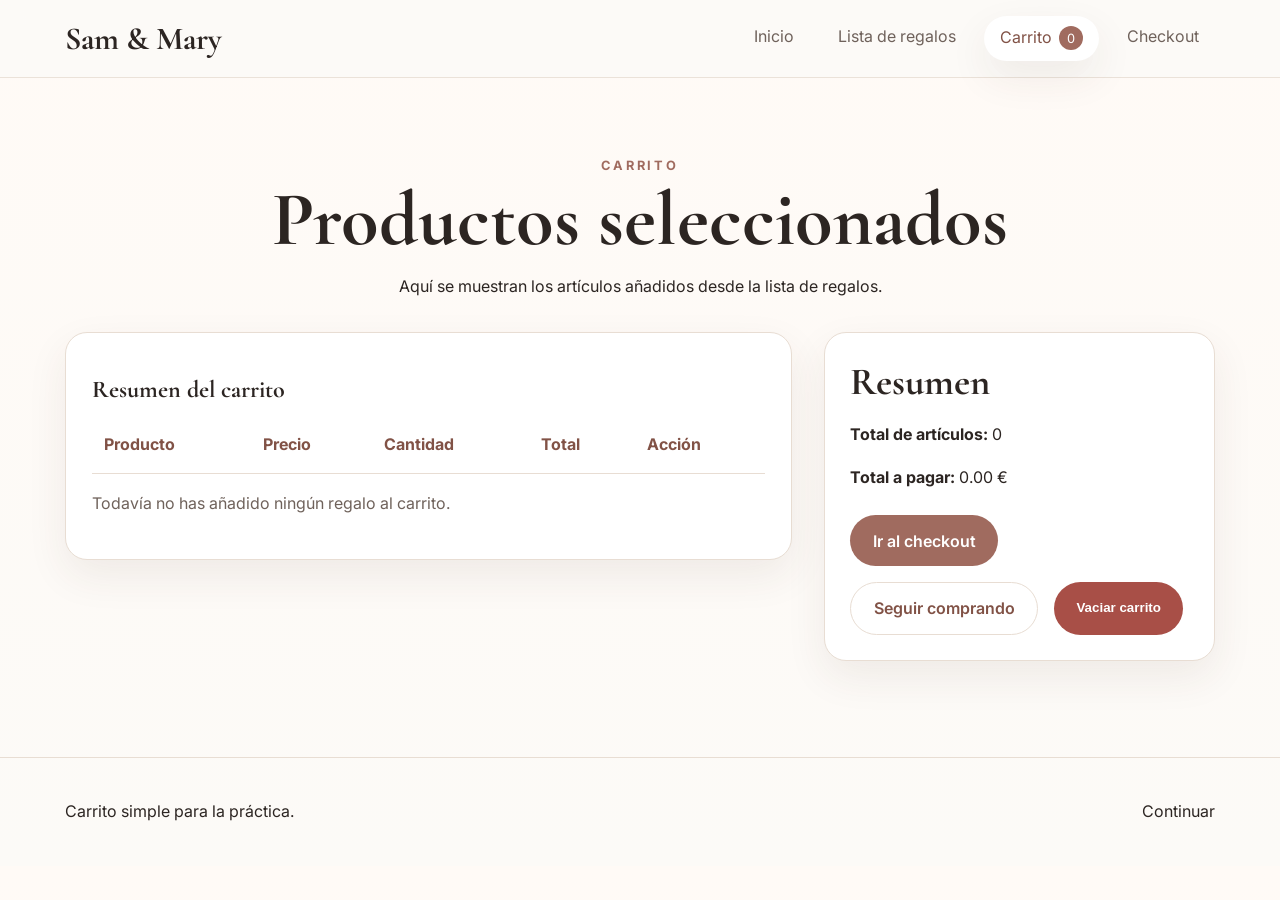
<file: cart.html>
<!DOCTYPE html>
<html lang="es">
<head>
  <meta charset="UTF-8">
  <meta name="viewport" content="width=device-width, initial-scale=1.0">
  <meta name="description" content="Carrito de regalos de boda.">
  <title>Boda Sam & Mary | Carrito</title>
  <link rel="preconnect" href="https://fonts.googleapis.com">
  <link rel="preconnect" href="https://fonts.gstatic.com" crossorigin>
  <link href="https://fonts.googleapis.com/css2?family=Cormorant+Garamond:wght@500;600;700&family=Inter:wght@400;500;600;700&display=swap" rel="stylesheet">
  <link rel="stylesheet" href="styles.css">
</head>
<body>
  <header class="site-header">
    <div class="container nav-wrapper">
      <a class="brand" href="index.html">Sam & Mary</a>
      <nav class="main-nav" aria-label="Navegación principal">
        <a href="index.html">Inicio</a>
        <a href="gifts.html">Lista de regalos</a>
        <a class="active" href="cart.html">Carrito <span class="cart-badge" id="navCartCount">0</span></a>
        <a href="checkout.html">Checkout</a>
      </nav>
    </div>
  </header>

  <main class="section">
    <div class="container">
      <div class="section-heading">
        <p class="eyebrow">Carrito</p>
        <h1>Productos seleccionados</h1>
        <p>Aquí se muestran los artículos añadidos desde la lista de regalos.</p>
      </div>

      <div class="cart-layout">
        <section class="card">
          <table id="cartTable">
            <caption>Resumen del carrito</caption>
            <thead>
              <tr>
                <th>Producto</th>
                <th>Precio</th>
                <th>Cantidad</th>
                <th>Total</th>
                <th>Acción</th>
              </tr>
            </thead>
            <tbody id="cartItemsBody"></tbody>
          </table>
          <p class="empty-state hidden" id="emptyCartMessage">Todavía no has añadido ningún regalo al carrito.</p>
        </section>

        <aside class="card summary-card">
          <h2>Resumen</h2>
          <p><strong>Total de artículos:</strong> <span id="cartItemCount">0</span></p>
          <p><strong>Total a pagar:</strong> <span id="cartTotal">0 €</span></p>
          <div class="stack-buttons">
            <a class="button" href="checkout.html">Ir al checkout</a>
            <a class="button button-secondary" href="gifts.html">Seguir comprando</a>
            <button class="button button-danger" id="clearCartButton" type="button">Vaciar carrito</button>
          </div>
        </aside>
      </div>
    </div>
  </main>

  <footer class="site-footer">
    <div class="container footer-content">
      <p>Carrito simple para la práctica.</p>
      <p><a href="checkout.html">Continuar</a></p>
    </div>
  </footer>

  <script src="script.js"></script>
</body>
</html>
</file>
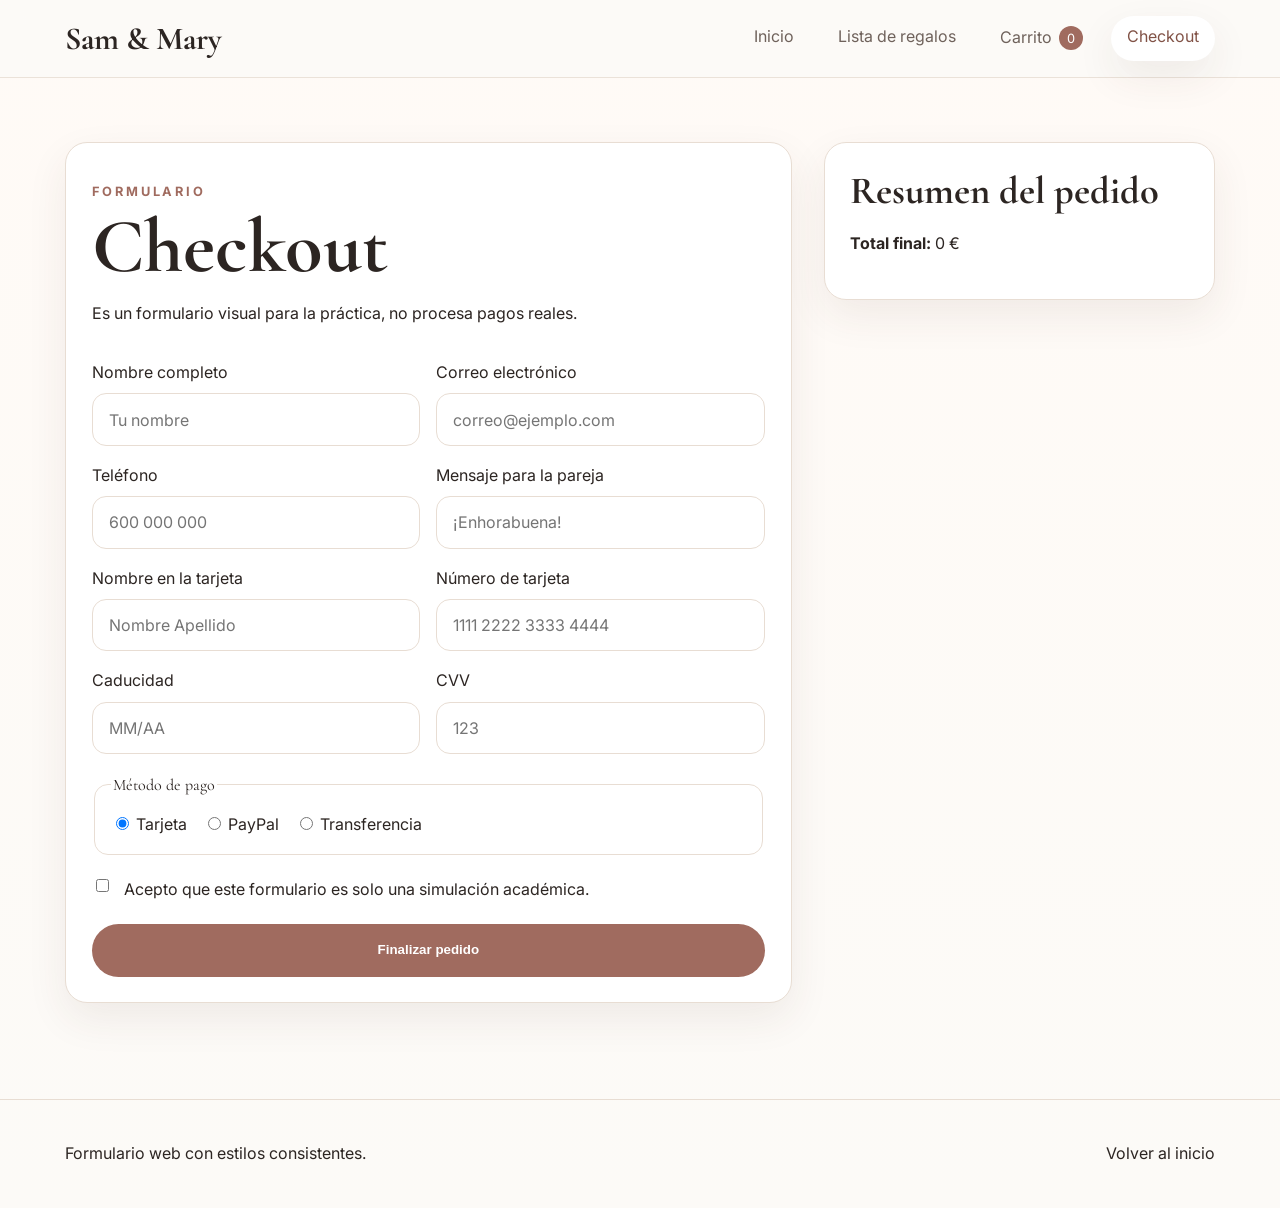
<file: checkout.html>
<!DOCTYPE html>
<html lang="es">
<head>
  <meta charset="UTF-8">
  <meta name="viewport" content="width=device-width, initial-scale=1.0">
  <meta name="description" content="Formulario de checkout para la boda.">
  <title>Boda Sam & Mary | Checkout</title>
  <link rel="preconnect" href="https://fonts.googleapis.com">
  <link rel="preconnect" href="https://fonts.gstatic.com" crossorigin>
  <link href="https://fonts.googleapis.com/css2?family=Cormorant+Garamond:wght@500;600;700&family=Inter:wght@400;500;600;700&display=swap" rel="stylesheet">
  <link rel="stylesheet" href="styles.css">
</head>
<body>
  <header class="site-header">
    <div class="container nav-wrapper">
      <a class="brand" href="index.html">Sam & Mary</a>
      <nav class="main-nav" aria-label="Navegación principal">
        <a href="index.html">Inicio</a>
        <a href="gifts.html">Lista de regalos</a>
        <a href="cart.html">Carrito <span class="cart-badge" id="navCartCount">0</span></a>
        <a class="active" href="checkout.html">Checkout</a>
      </nav>
    </div>
  </header>

  <main class="section">
    <div class="container checkout-layout">
      <section class="card">
        <div class="section-heading left-align">
          <p class="eyebrow">Formulario</p>
          <h1>Checkout</h1>
          <p>Es un formulario visual para la práctica, no procesa pagos reales.</p>
        </div>

        <form id="checkoutForm" class="checkout-form">
          <div class="form-grid">
            <div class="form-field">
              <label for="name">Nombre completo</label>
              <input type="text" id="name" name="name" placeholder="Tu nombre" required>
            </div>
            <div class="form-field">
              <label for="email">Correo electrónico</label>
              <input type="email" id="email" name="email" placeholder="correo@ejemplo.com" required>
            </div>
            <div class="form-field">
              <label for="phone">Teléfono</label>
              <input type="tel" id="phone" name="phone" placeholder="600 000 000" required>
            </div>
            <div class="form-field">
              <label for="guestMessage">Mensaje para la pareja</label>
              <input type="text" id="guestMessage" name="guestMessage" placeholder="¡Enhorabuena!">
            </div>
            <div class="form-field">
              <label for="cardName">Nombre en la tarjeta</label>
              <input type="text" id="cardName" name="cardName" placeholder="Nombre Apellido" required>
            </div>
            <div class="form-field">
              <label for="cardNumber">Número de tarjeta</label>
              <input type="text" id="cardNumber" name="cardNumber" placeholder="1111 2222 3333 4444" required>
            </div>
            <div class="form-field">
              <label for="expiry">Caducidad</label>
              <input type="text" id="expiry" name="expiry" placeholder="MM/AA" required>
            </div>
            <div class="form-field">
              <label for="cvv">CVV</label>
              <input type="text" id="cvv" name="cvv" placeholder="123" required>
            </div>
          </div>

          <fieldset class="payment-options">
            <legend>Método de pago</legend>
            <label><input type="radio" name="payment" value="card" checked> Tarjeta</label>
            <label><input type="radio" name="payment" value="paypal"> PayPal</label>
            <label><input type="radio" name="payment" value="transfer"> Transferencia</label>
          </fieldset>

          <label class="checkbox-field">
            <input type="checkbox" required>
            Acepto que este formulario es solo una simulación académica.
          </label>

          <button class="button" type="submit">Finalizar pedido</button>
          <p class="form-success hidden" id="checkoutSuccess">Pedido realizado correctamente. Gracias por tu aportación.</p>
        </form>
      </section>

      <aside class="card summary-card">
        <h2>Resumen del pedido</h2>
        <div id="checkoutSummary"></div>
        <p><strong>Total final:</strong> <span id="checkoutTotal">0 €</span></p>
      </aside>
    </div>
  </main>

  <footer class="site-footer">
    <div class="container footer-content">
      <p>Formulario web con estilos consistentes.</p>
      <p><a href="index.html">Volver al inicio</a></p>
    </div>
  </footer>

  <script src="script.js"></script>
</body>
</html>
</file>
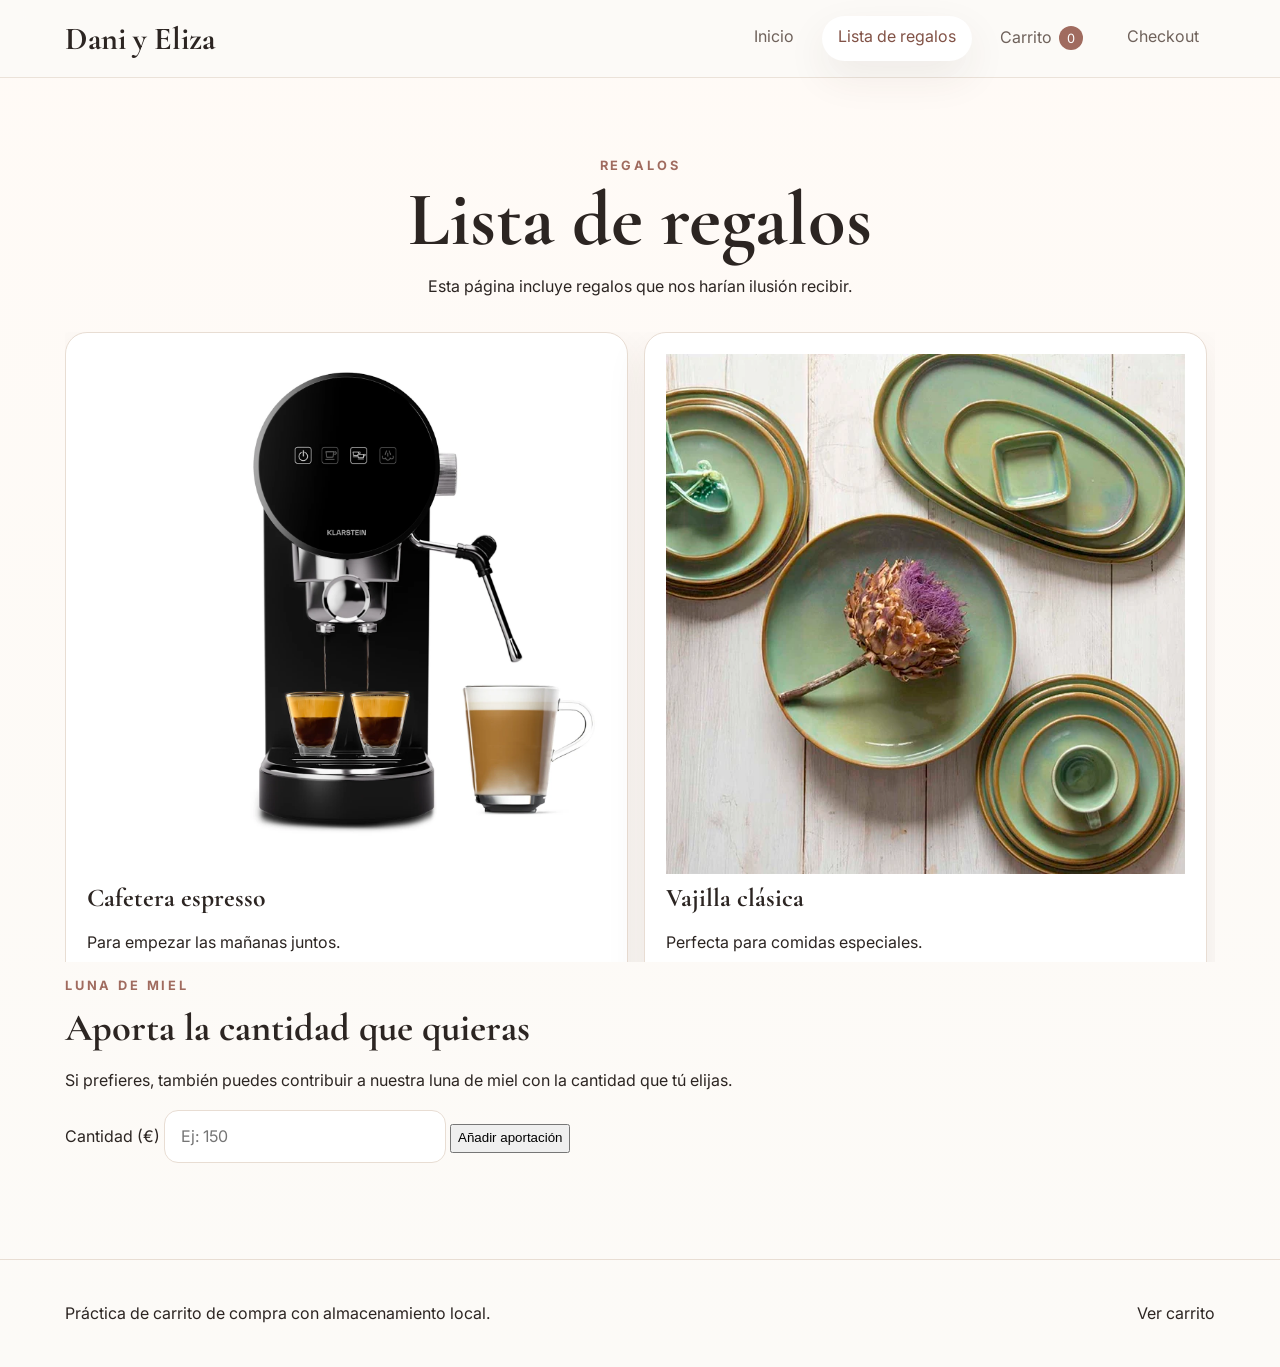
<file: gifts.html>
<!DOCTYPE html>
<html lang="es">
<head>
  <meta charset="UTF-8">
  <meta name="viewport" content="width=device-width, initial-scale=1.0">
  <meta name="description" content="Lista de regalos para la boda.">
  <title>Boda Dani y Eliza | Lista de regalos</title>
  <link rel="preconnect" href="https://fonts.googleapis.com">
  <link rel="preconnect" href="https://fonts.gstatic.com" crossorigin>
  <link href="https://fonts.googleapis.com/css2?family=Cormorant+Garamond:wght@500;600;700&family=Inter:wght@400;500;600;700&display=swap" rel="stylesheet">
  <link rel="stylesheet" href="styles.css">
</head>
<body>
  <header class="site-header">
    <div class="container nav-wrapper">
      <a class="brand" href="index.html">Dani y Eliza</a>
      <nav class="main-nav" aria-label="Navegación principal">
        <a href="index.html">Inicio</a>
        <a class="active" href="gifts.html">Lista de regalos</a>
        <a href="cart.html">Carrito <span class="cart-badge" id="navCartCount">0</span></a>
        <a href="checkout.html">Checkout</a>
      </nav>
    </div>
  </header>

  <main class="section">
    <div class="container">
      <div class="section-heading">
        <p class="eyebrow">Regalos</p>
        <h1>Lista de regalos</h1>
        <p>Esta página incluye regalos que nos harían ilusión recibir.</p>
      </div>

      <section class="gift-scroll" id="giftList" aria-label="Lista de regalos"></section>

      <section class="honeymoon-box">
        <div class="honeymoon-text">
          <p class="eyebrow">Luna de miel</p>
          <h2>Aporta la cantidad que quieras</h2>
          <p>
            Si prefieres, también puedes contribuir a nuestra luna de miel con la cantidad
            que tú elijas.
          </p>
        </div>

        <form class="honeymoon-form" id="honeymoonForm">
          <label for="honeymoonAmount">Cantidad (€)</label>
          <input
            type="number"
            id="honeymoonAmount"
            name="honeymoonAmount"
            min="1"
            step="1"
            placeholder="Ej: 150"
            required
          >
          <button type="submit" class="btn btn-primary">Añadir aportación</button>
        </form>
      </section>
    </div>
  </main>

  <footer class="site-footer">
    <div class="container footer-content">
      <p>Práctica de carrito de compra con almacenamiento local.</p>
      <p><a href="cart.html">Ver carrito</a></p>
    </div>
  </footer>

  <script src="script.js"></script>
</body>
</html>
</file>
<file: styles.css>
:root {
  --bg: #fcfaf7;
  --surface: #ffffff;
  --surface-soft: #f5efe8;
  --text: #2c2522;
  --muted: #6f625b;
  --accent: #a06b5f;
  --accent-dark: #815246;
  --line: #e8ddd3;
  --shadow: 0 16px 40px rgba(73, 47, 38, 0.08);
  --radius: 22px;
  --radius-sm: 14px;
  --container: 1150px;
}

* {
  box-sizing: border-box;
}

html {
  scroll-behavior: smooth;
}

body {
  margin: 0;
  font-family: "Inter", Arial, sans-serif;
  color: var(--text);
  background: linear-gradient(180deg, #fffaf6 0%, #fcfaf7 100%);
}

img {
  max-width: 100%;
  display: block;
}

a {
  color: inherit;
  text-decoration: none;
}

.container {
  width: min(92%, var(--container));
  margin: 0 auto;
}

.site-header {
  position: sticky;
  top: 0;
  z-index: 20;
  background: rgba(252, 250, 247, 0.88);
  backdrop-filter: blur(12px);
  border-bottom: 1px solid rgba(232, 221, 211, 0.8);
}

.nav-wrapper {
  display: flex;
  justify-content: space-between;
  align-items: center;
  padding: 1rem 0;
  gap: 1rem;
}

.brand,
h1,
h2,
h3,
caption,
legend {
  font-family: "Cormorant Garamond", serif;
}

.brand {
  font-size: 2rem;
  font-weight: 700;
}

.main-nav {
  display: flex;
  flex-wrap: wrap;
  gap: 0.75rem;
}

.main-nav a {
  padding: 0.65rem 1rem;
  border-radius: 999px;
  color: var(--muted);
  transition: 0.25s ease;
}

.main-nav a:hover,
.main-nav a:focus-visible,
.main-nav a.active {
  background: var(--surface);
  color: var(--accent-dark);
  box-shadow: var(--shadow);
}

.cart-badge {
  display: inline-flex;
  min-width: 1.5rem;
  min-height: 1.5rem;
  align-items: center;
  justify-content: center;
  background: var(--accent);
  color: white;
  border-radius: 999px;
  font-size: 0.8rem;
  margin-left: 0.2rem;
  padding: 0 0.35rem;
}

.hero,
.section {
  padding: 4rem 0;
}

.hero-grid,
.two-column,
.cart-layout,
.checkout-layout {
  display: grid;
  gap: 2rem;
}

.hero-grid,
.two-column {
  grid-template-columns: 1.2fr 0.8fr;
  align-items: start;
}

.hero {
  padding-top: 5rem;
}

.eyebrow {
  text-transform: uppercase;
  letter-spacing: 0.22em;
  font-size: 0.8rem;
  color: var(--accent);
  margin-bottom: 0.5rem;
  font-weight: 700;
}

h1 {
  font-size: clamp(3rem, 6vw, 5rem);
  line-height: 0.95;
  margin: 0 0 1rem;
}

h2 {
  font-size: clamp(2rem, 3vw, 2.8rem);
  margin: 0 0 1rem;
}

h3 {
  font-size: 1.6rem;
  margin: 0.5rem 0;
}

.lead,
.section-heading p,
p,
li,
label,
input,
button,
small,
td,
th {
  line-height: 1.7;
}

.lead {
  font-size: 1.1rem;
  max-width: 60ch;
  color: var(--muted);
}

.hero-actions,
.stack-buttons {
  display: flex;
  flex-wrap: wrap;
  gap: 1rem;
  margin-top: 1.5rem;
}

.button {
  display: inline-flex;
  justify-content: center;
  align-items: center;
  padding: 0.95rem 1.4rem;
  border-radius: 999px;
  background: var(--accent);
  color: #fff;
  border: none;
  cursor: pointer;
  font-weight: 600;
  transition: transform 0.25s ease, background 0.25s ease, box-shadow 0.25s ease;
}

.button:hover,
.button:focus-visible {
  background: var(--accent-dark);
  transform: translateY(-2px);
  box-shadow: var(--shadow);
}

.button-secondary {
  background: transparent;
  color: var(--accent-dark);
  border: 1px solid var(--line);
}

.button-secondary:hover,
.button-secondary:focus-visible {
  background: var(--surface);
}

.button-danger {
  background: #a84f47;
}

.card {
  background: var(--surface);
  border: 1px solid var(--line);
  border-radius: var(--radius);
  padding: 1.6rem;
  box-shadow: var(--shadow);
}

.countdown {
  display: grid;
  grid-template-columns: repeat(4, 1fr);
  gap: 0.8rem;
  margin: 1.5rem 0;
}

.countdown div {
  padding: 1rem 0.5rem;
  background: var(--surface-soft);
  border-radius: var(--radius-sm);
  text-align: center;
}

.countdown span {
  display: block;
  font-size: 2rem;
  font-weight: 700;
}

.small-text {
  color: var(--muted);
  font-size: 0.95rem;
}

.info-card table,
#cartTable {
  width: 100%;
  border-collapse: collapse;
  margin-top: 1rem;
}

caption {
  text-align: left;
  margin-bottom: 0.8rem;
  font-size: 1.5rem;
  font-weight: 700;
}

th,
td {
  padding: 0.9rem 0.8rem;
  border-bottom: 1px solid var(--line);
  text-align: left;
}

th {
  color: var(--accent-dark);
}

.map-link {
  display: block;
}

.map-placeholder {
  min-height: 260px;
  border-radius: var(--radius);
  border: 1px dashed var(--accent);
  display: grid;
  place-items: center;
  text-align: center;
  gap: 0.6rem;
  padding: 2rem;
  background: linear-gradient(135deg, #f9f1e8, #fff);
  transition: transform 0.25s ease, background 0.25s ease, color 0.25s ease;
}

.map-placeholder span {
  font-size: 3rem;
}

.map-link:hover .map-placeholder,
.map-link:focus-visible .map-placeholder {
  transform: translateY(-4px);
  background: linear-gradient(135deg, #a06b5f, #815246);
  color: #fff;
}

.muted-section {
  background: rgba(245, 239, 232, 0.45);
}

.section-heading {
  text-align: center;
  margin-bottom: 2rem;
}

.left-align {
  text-align: left;
}

.timeline-grid {
  display: grid;
  grid-template-columns: repeat(4, 1fr);
  gap: 1.25rem;
}

.timeline-card {
  overflow: hidden;
  border-radius: var(--radius);
  background: var(--surface);
  border: 1px solid var(--line);
  box-shadow: var(--shadow);
  cursor: pointer;
  transition: transform 0.25s ease, box-shadow 0.25s ease;
}

.timeline-card:hover,
.timeline-card:focus-visible {
  transform: translateY(-6px);
  box-shadow: 0 22px 40px rgba(73, 47, 38, 0.15);
}

.timeline-card img {
  height: 280px;
  width: 100%;
  object-fit: cover;
}

.timeline-card-content {
  padding: 1rem;
}

.timeline-card-content p {
  color: var(--muted);
  margin-bottom: 0;
}

.quote-card {
  text-align: center;
  background: linear-gradient(135deg, #fff, #f8efe8);
}

.gift-layout {
  display: grid;
  grid-template-columns: 280px 1fr;
  gap: 1.5rem;
  align-items: start;
}

.sticky-note {
  position: sticky;
  top: 110px;
}

.gift-scroll {
  max-height: 70vh;
  overflow-y: auto;
  padding-right: 0.5rem;
  display: grid;
  grid-template-columns: repeat(2, 1fr);
  gap: 1rem;
}

.gift-scroll::-webkit-scrollbar {
  width: 10px;
}

.gift-scroll::-webkit-scrollbar-thumb {
  background: #d1b6ab;
  border-radius: 999px;
}

.gift-card {
  border: 1px solid var(--line);
  border-radius: var(--radius);
  padding: 1.3rem;
  background: var(--surface);
  box-shadow: var(--shadow);
  transition: transform 0.25s ease, border-color 0.25s ease, background 0.25s ease;
}

.gift-card:hover {
  transform: translateY(-4px);
  border-color: var(--accent);
  background: #fffaf8;
}

.gift-price {
  font-weight: 700;
  color: var(--accent-dark);
  margin-bottom: 1rem;
}

.cart-layout,
.checkout-layout {
  grid-template-columns: 1.3fr 0.7fr;
  align-items: start;
}

.summary-card {
  position: sticky;
  top: 110px;
}

.empty-state {
  color: var(--muted);
  margin-top: 1rem;
}

.checkout-form {
  display: grid;
  gap: 1.3rem;
}

.form-grid {
  display: grid;
  grid-template-columns: repeat(2, 1fr);
  gap: 1rem;
}

.form-field {
  display: grid;
  gap: 0.45rem;
}

input {
  border: 1px solid var(--line);
  border-radius: 14px;
  padding: 0.95rem 1rem;
  font: inherit;
  transition: border-color 0.25s ease, box-shadow 0.25s ease, background 0.25s ease;
}

input:hover,
input:focus {
  outline: none;
  border-color: var(--accent);
  box-shadow: 0 0 0 4px rgba(160, 107, 95, 0.12);
  background: #fffdfb;
}

.payment-options {
  border: 1px solid var(--line);
  border-radius: var(--radius-sm);
  padding: 1rem;
  display: flex;
  flex-wrap: wrap;
  gap: 1rem;
}

.checkbox-field {
  display: flex;
  gap: 0.75rem;
  align-items: flex-start;
}

.form-success {
  padding: 1rem;
  border-radius: 14px;
  background: #edf7ee;
  color: #285c34;
}

.site-footer {
  border-top: 1px solid var(--line);
  padding: 1.5rem 0;
  margin-top: 2rem;
}

.footer-content {
  display: flex;
  justify-content: space-between;
  align-items: center;
  gap: 1rem;
  flex-wrap: wrap;
}

.lightbox {
  position: fixed;
  inset: 0;
  background: rgba(25, 18, 15, 0.82);
  display: grid;
  grid-template-columns: auto 1fr auto;
  align-items: center;
  gap: 1rem;
  padding: 2rem;
  z-index: 100;
}

.lightbox-content {
  margin: 0;
  max-width: 850px;
  margin-inline: auto;
  color: #fff;
}

.lightbox-content img {
  width: 100%;
  max-height: 70vh;
  object-fit: contain;
  border-radius: 20px;
  margin-bottom: 1rem;
}

.lightbox-nav,
.lightbox-close {
  border: none;
  background: rgba(255, 255, 255, 0.14);
  color: #fff;
  width: 56px;
  height: 56px;
  border-radius: 999px;
  font-size: 2rem;
  cursor: pointer;
  transition: background 0.25s ease, transform 0.25s ease;
}

.lightbox-close {
  position: absolute;
  top: 1.5rem;
  right: 1.5rem;
}

.lightbox-nav:hover,
.lightbox-close:hover {
  background: rgba(255, 255, 255, 0.25);
  transform: scale(1.04);
}

.hidden {
  display: none !important;
}

@media (max-width: 980px) {
  .hero-grid,
  .two-column,
  .gift-layout,
  .cart-layout,
  .checkout-layout,
  .form-grid {
    grid-template-columns: 1fr;
  }

  .timeline-grid,
  .gift-scroll {
    grid-template-columns: repeat(2, 1fr);
  }

  .sticky-note,
  .summary-card {
    position: static;
  }
}

@media (max-width: 640px) {
  .timeline-grid,
  .gift-scroll,
  .countdown {
    grid-template-columns: 1fr;
  }

  .main-nav {
    justify-content: center;
  }

  .nav-wrapper,
  .footer-content {
    flex-direction: column;
    align-items: flex-start;
  }

  .timeline-card img {
    height: 220px;
  }

  .lightbox {
    grid-template-columns: 1fr;
  }

  .lightbox-nav {
    width: 48px;
    height: 48px;
  }
}
</file>
